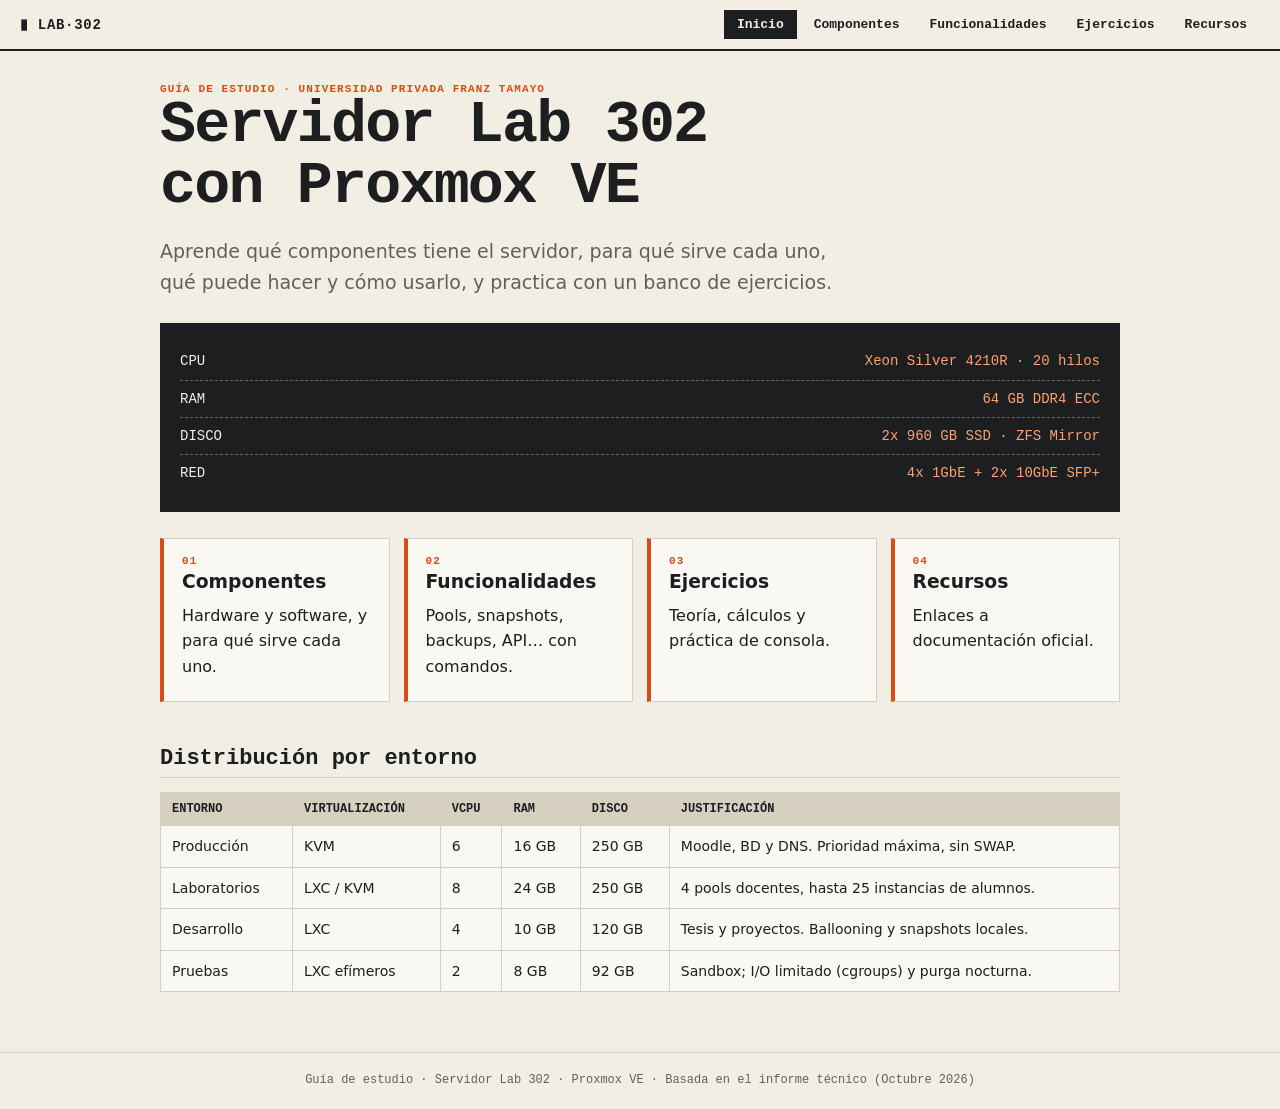
<file: index.html>
<!DOCTYPE html>
<html lang="es"><head><meta charset="utf-8"><meta name="viewport" content="width=device-width,initial-scale=1">
<title>Inicio · Guía Servidor Lab 302</title><link rel="stylesheet" href="css/style.css"></head>
<body data-page="index"><div id="nav"></div><main id="app"></main><footer id="foot"></footer>
<script src="js/data.js"></script><script src="js/app.js"></script></body></html>
</file>
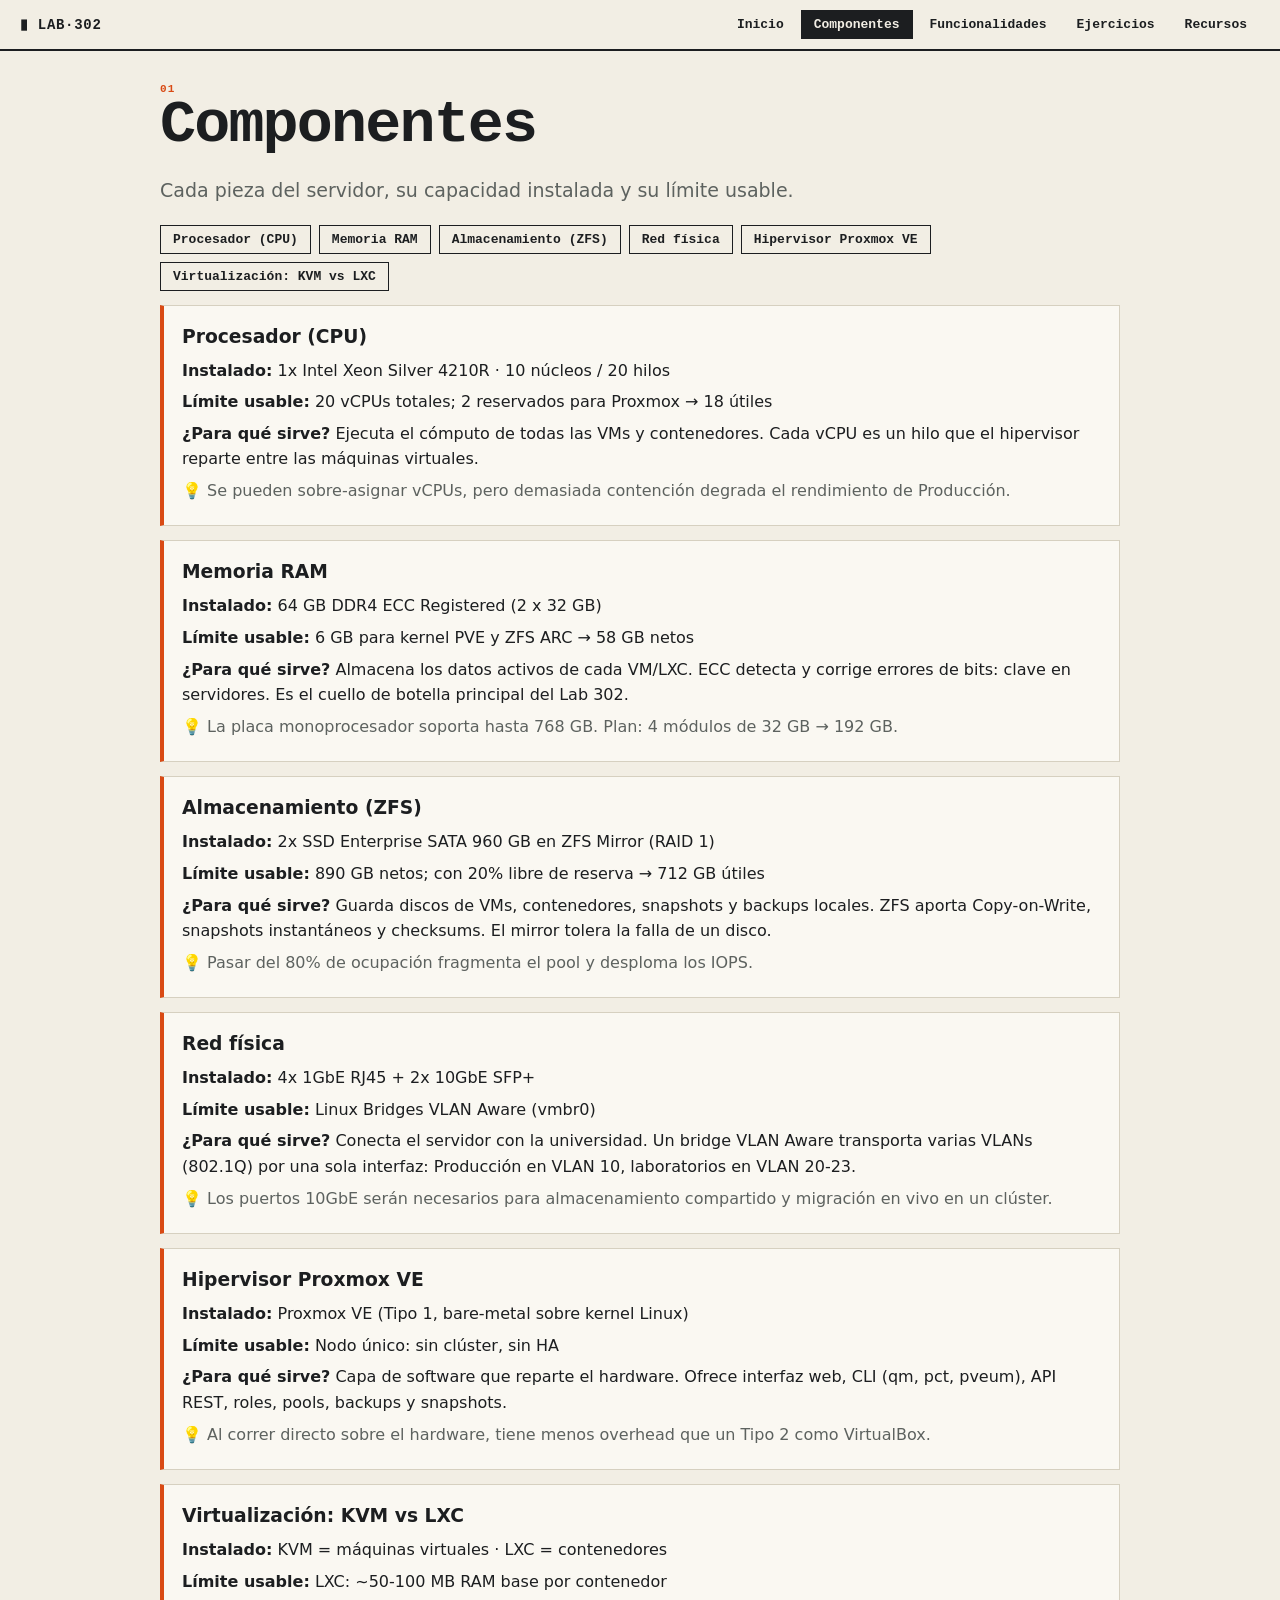
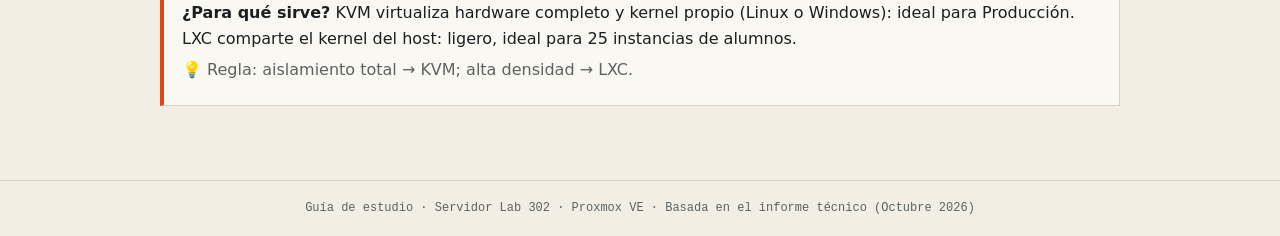
<file: componentes.html>
<!DOCTYPE html>
<html lang="es"><head><meta charset="utf-8"><meta name="viewport" content="width=device-width,initial-scale=1">
<title>Componentes · Guía Servidor Lab 302</title><link rel="stylesheet" href="css/style.css"></head>
<body data-page="componentes"><div id="nav"></div><main id="app"></main><footer id="foot"></footer>
<script src="js/data.js"></script><script src="js/app.js"></script></body></html>
</file>
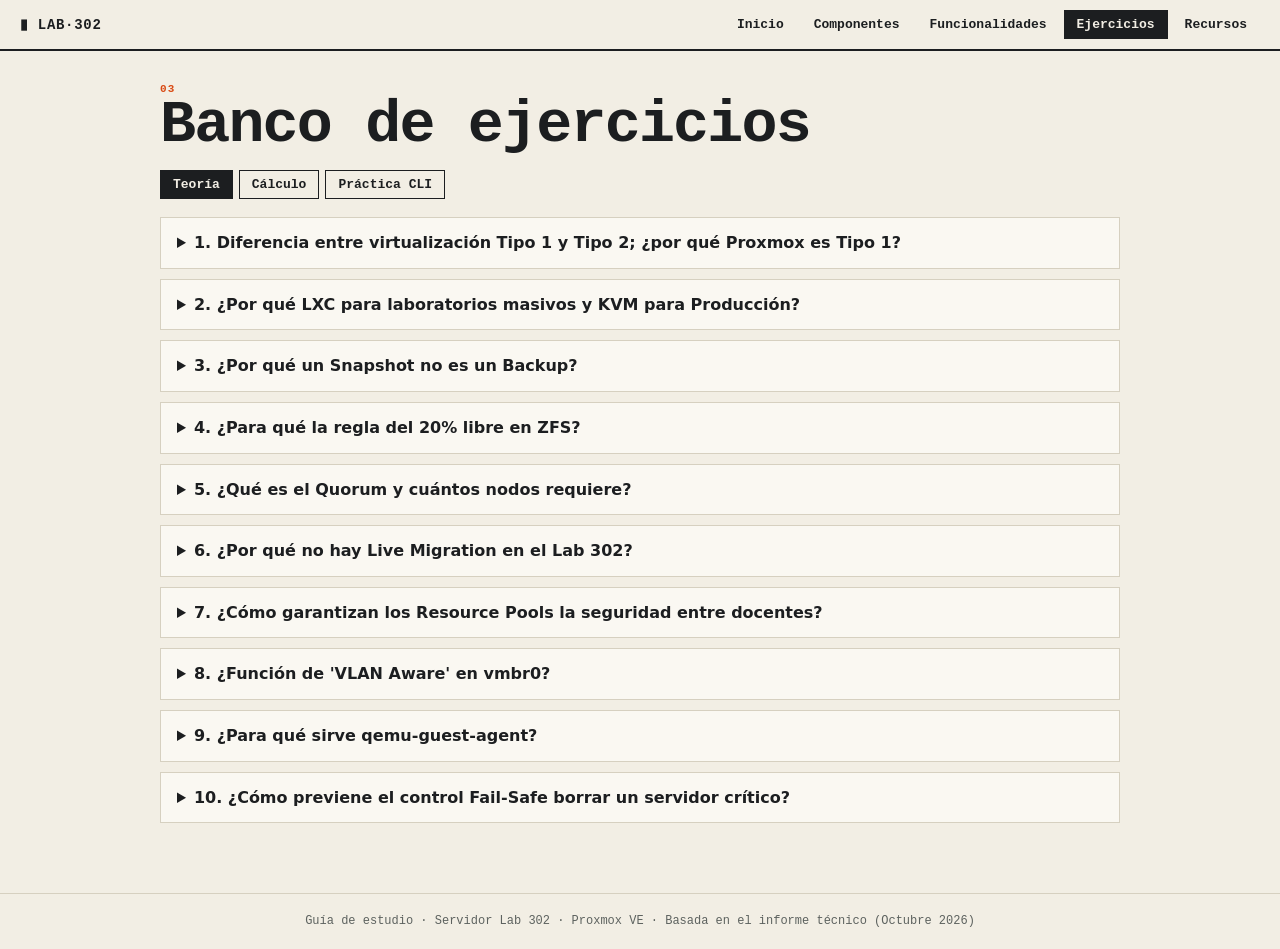
<file: ejercicios.html>
<!DOCTYPE html>
<html lang="es"><head><meta charset="utf-8"><meta name="viewport" content="width=device-width,initial-scale=1">
<title>Ejercicios · Guía Servidor Lab 302</title><link rel="stylesheet" href="css/style.css"></head>
<body data-page="ejercicios"><div id="nav"></div><main id="app"></main><footer id="foot"></footer>
<script src="js/data.js"></script><script src="js/app.js"></script></body></html>
</file>
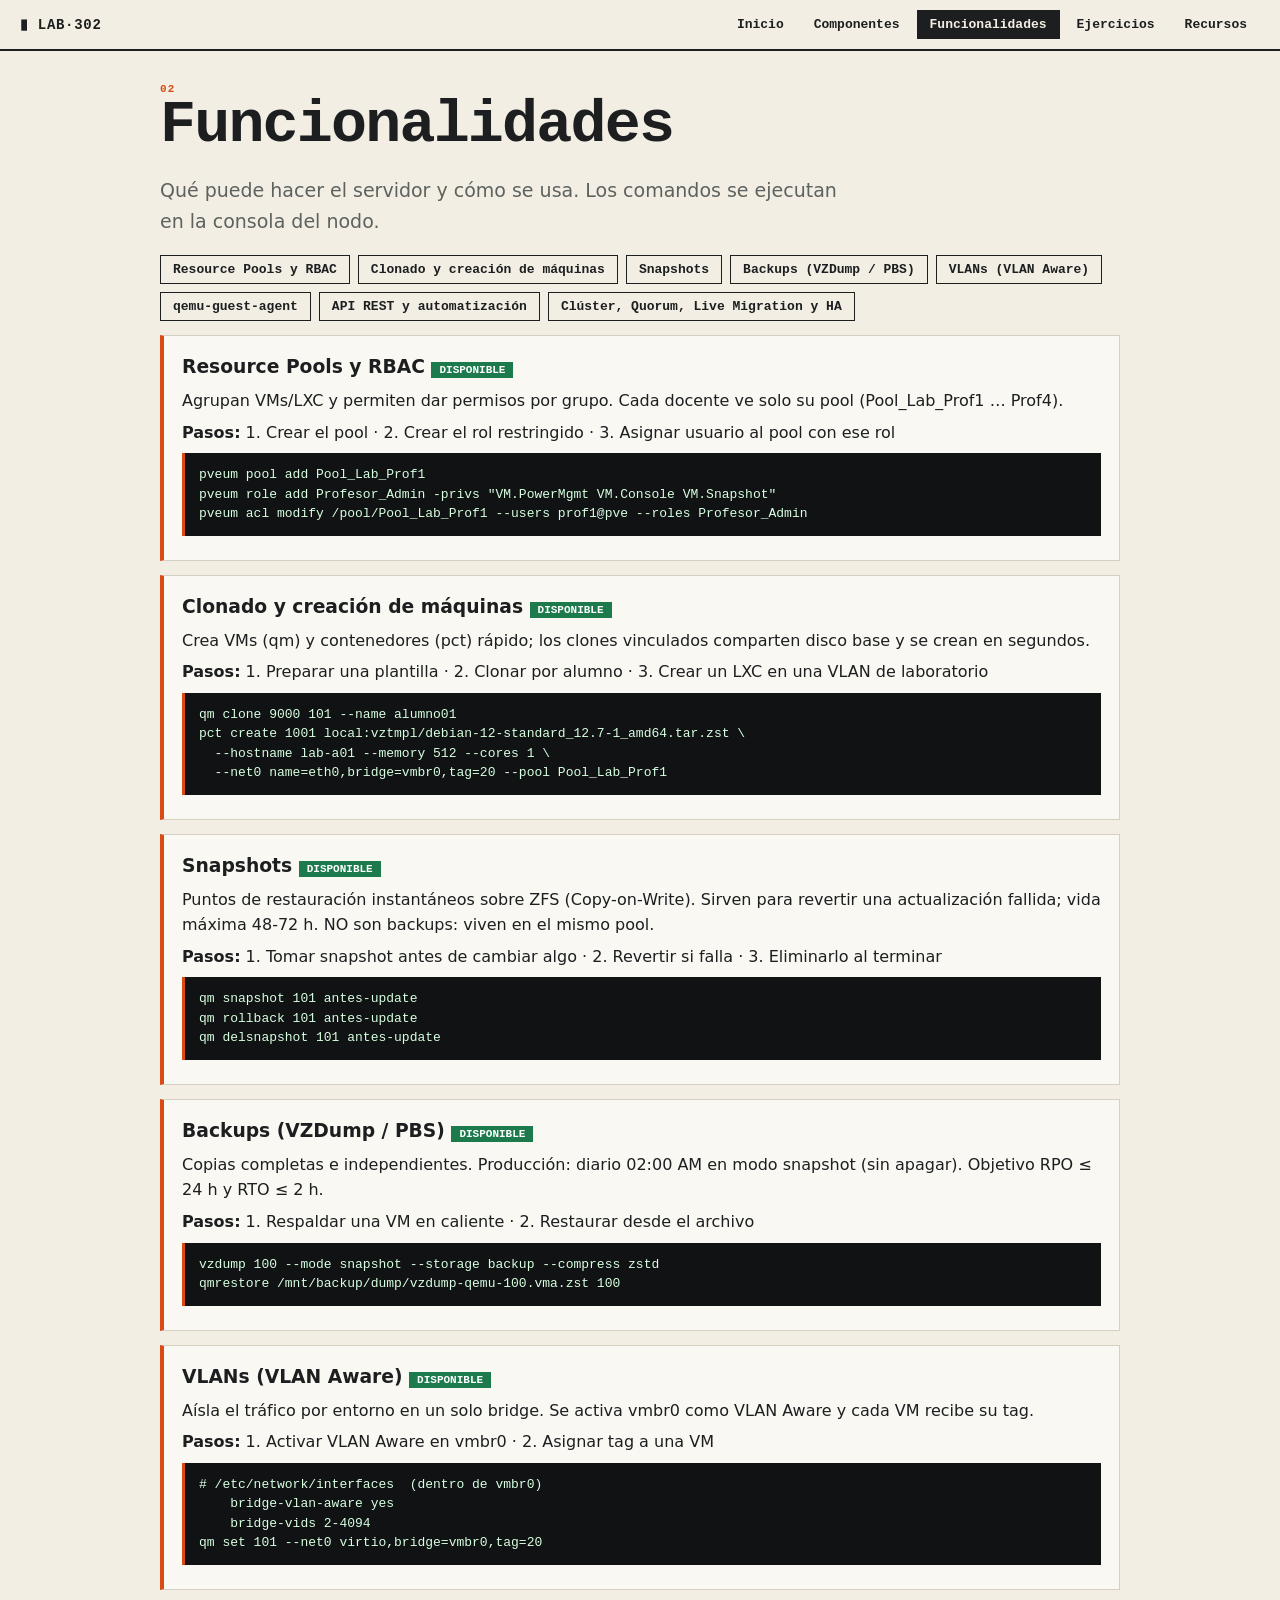
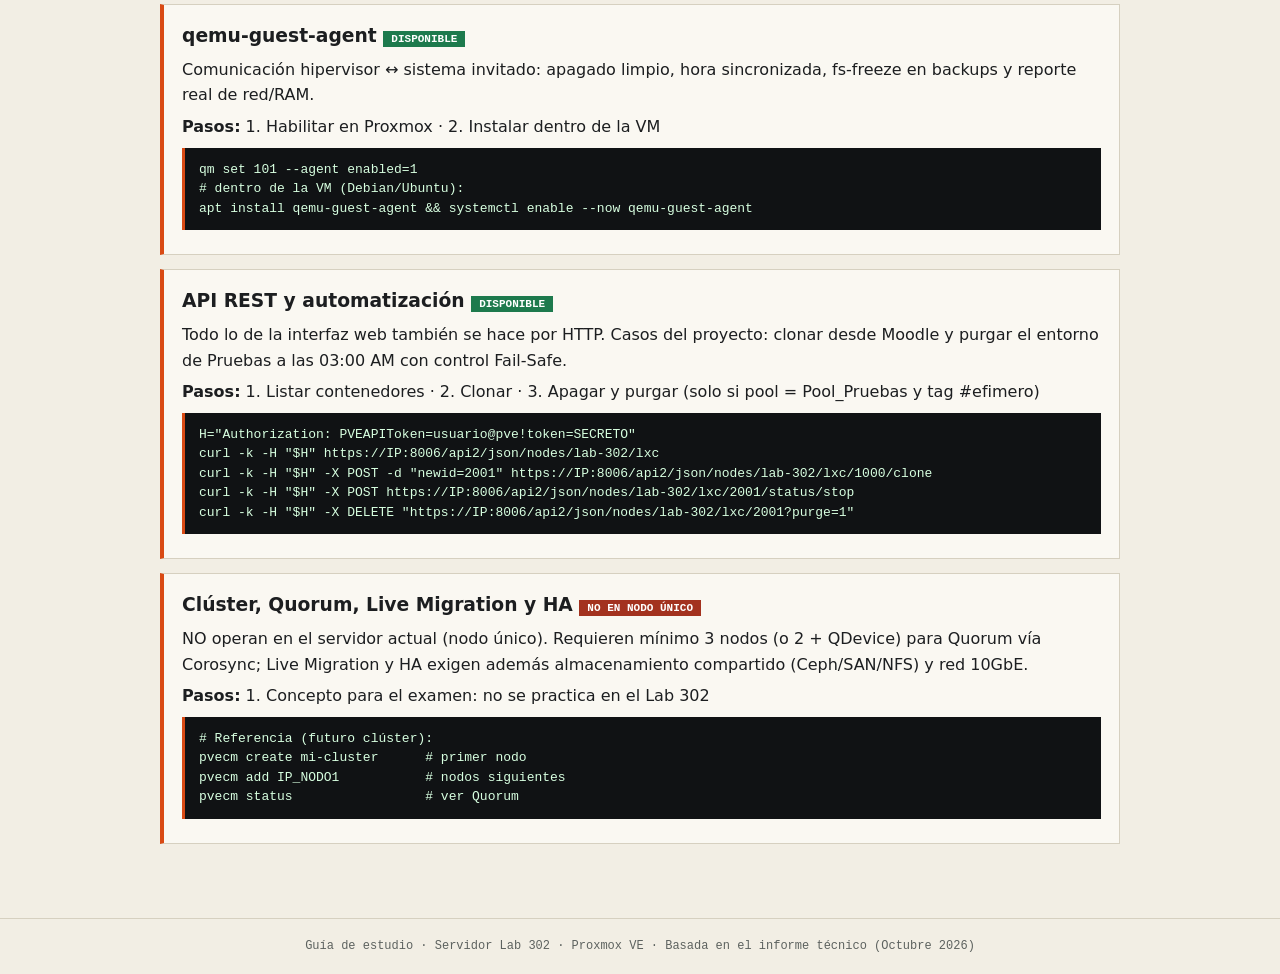
<file: funcionalidades.html>
<!DOCTYPE html>
<html lang="es"><head><meta charset="utf-8"><meta name="viewport" content="width=device-width,initial-scale=1">
<title>Funcionalidades · Guía Servidor Lab 302</title><link rel="stylesheet" href="css/style.css"></head>
<body data-page="funcionalidades"><div id="nav"></div><main id="app"></main><footer id="foot"></footer>
<script src="js/data.js"></script><script src="js/app.js"></script></body></html>
</file>
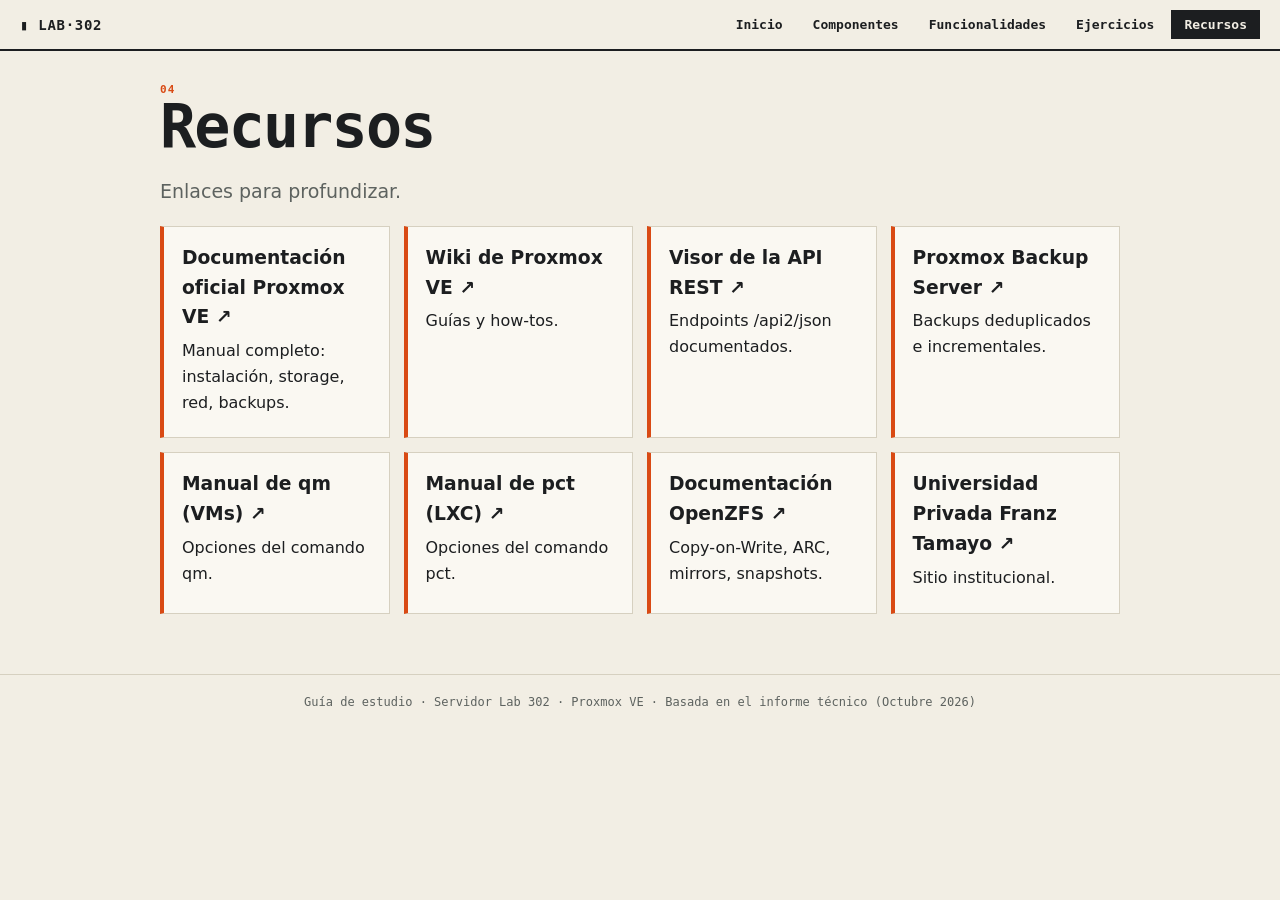
<file: recursos.html>
<!DOCTYPE html>
<html lang="es"><head><meta charset="utf-8"><meta name="viewport" content="width=device-width,initial-scale=1">
<title>Recursos · Guía Servidor Lab 302</title><link rel="stylesheet" href="css/style.css"></head>
<body data-page="recursos"><div id="nav"></div><main id="app"></main><footer id="foot"></footer>
<script src="js/data.js"></script><script src="js/app.js"></script></body></html>
</file>
<file: css/style.css>
:root{--bg:#f2eee4;--ink:#1c1e20;--mut:#5d625f;--line:#d6d0c0;--card:#faf8f2;--acc:#d94a14;--ok:#1d7a4d;--no:#a3321f;--mono:ui-monospace,"Cascadia Code",Consolas,Menlo,monospace;--sans:"Segoe UI",system-ui,-apple-system,sans-serif}
@media(prefers-color-scheme:dark){:root{--bg:#15171a;--ink:#ece8dc;--mut:#9ba09b;--line:#2f3337;--card:#1d2023;--acc:#ff7a43;--ok:#4cc790;--no:#ff8a75}}
*{box-sizing:border-box}body{margin:0;background:var(--bg);color:var(--ink);font:16px/1.6 var(--sans)}
a{color:var(--acc)}main{max-width:1000px;margin:0 auto;padding:32px 20px 60px}
nav{position:sticky;top:0;z-index:5;background:var(--bg);border-bottom:2px solid var(--ink);display:flex;gap:4px;align-items:center;padding:10px 20px;flex-wrap:wrap}
nav b{font:700 14px var(--mono);margin-right:auto;letter-spacing:.05em}nav a{font:600 13px var(--mono);text-decoration:none;color:var(--ink);padding:6px 12px;border:1px solid transparent}
nav a:hover{border-color:var(--ink)}nav a.on{background:var(--ink);color:var(--bg)}
h1{font:800 clamp(34px,6vw,60px)/1.02 var(--mono);letter-spacing:-.03em;margin:0 0 14px}h2{font:700 22px var(--mono);margin:44px 0 14px;padding-bottom:6px;border-bottom:1px solid var(--line)}h3{margin:0 0 6px}
.lead{font-size:19px;color:var(--mut);max-width:680px}.tag{font:600 11px var(--mono);text-transform:uppercase;letter-spacing:.1em;color:var(--acc)}
.grid{display:grid;grid-template-columns:repeat(auto-fit,minmax(220px,1fr));gap:14px}
.card{background:var(--card);border:1px solid var(--line);border-left:4px solid var(--acc);padding:16px 18px}.card p{margin:6px 0}
a.card{text-decoration:none;color:inherit}a.card:hover{border-color:var(--acc);transform:translateY(-2px)}
.plate{background:var(--ink);color:var(--bg);font-family:var(--mono);padding:20px;margin:26px 0}.plate div{display:flex;justify-content:space-between;gap:12px;padding:7px 0;border-bottom:1px dashed #666;font-size:14px}.plate div:last-child{border:0}.plate i{font-style:normal;color:#ffa070}
table{width:100%;border-collapse:collapse;font-size:14px;background:var(--card)}th,td{text-align:left;padding:9px 11px;border:1px solid var(--line);vertical-align:top}th{font:700 12px var(--mono);text-transform:uppercase;background:var(--line)}
pre{background:#101214;color:#d7ffe0;font:13px/1.5 var(--mono);padding:12px 14px;overflow:auto;margin:8px 0;border-left:3px solid var(--acc)}
.badge{font:700 11px var(--mono);padding:2px 8px;color:#fff;background:var(--ok)}.badge.no{background:var(--no)}
.chips{display:flex;flex-wrap:wrap;gap:8px;margin:14px 0}.chips a,.tabs button,button.b{font:600 13px var(--mono);border:1px solid var(--ink);background:none;color:var(--ink);padding:6px 12px;cursor:pointer;text-decoration:none}
.tabs button.on,button.b:hover{background:var(--ink);color:var(--bg)}.tabs{display:flex;gap:6px;flex-wrap:wrap;margin-bottom:18px}
details{background:var(--card);border:1px solid var(--line);margin:10px 0;padding:12px 16px}summary{cursor:pointer;font-weight:600}
input{font:15px var(--mono);padding:6px 8px;width:130px;border:1px solid var(--ink);background:var(--bg);color:var(--ink)}
.res{font:600 14px var(--mono);margin-left:8px}.res.ok{color:var(--ok)}.res.no{color:var(--no)}
footer{text-align:center;color:var(--mut);font:12px var(--mono);padding:20px;border-top:1px solid var(--line)}
section{scroll-margin-top:70px}.row{display:flex;gap:8px;align-items:center;flex-wrap:wrap;margin-top:10px}
</file>
